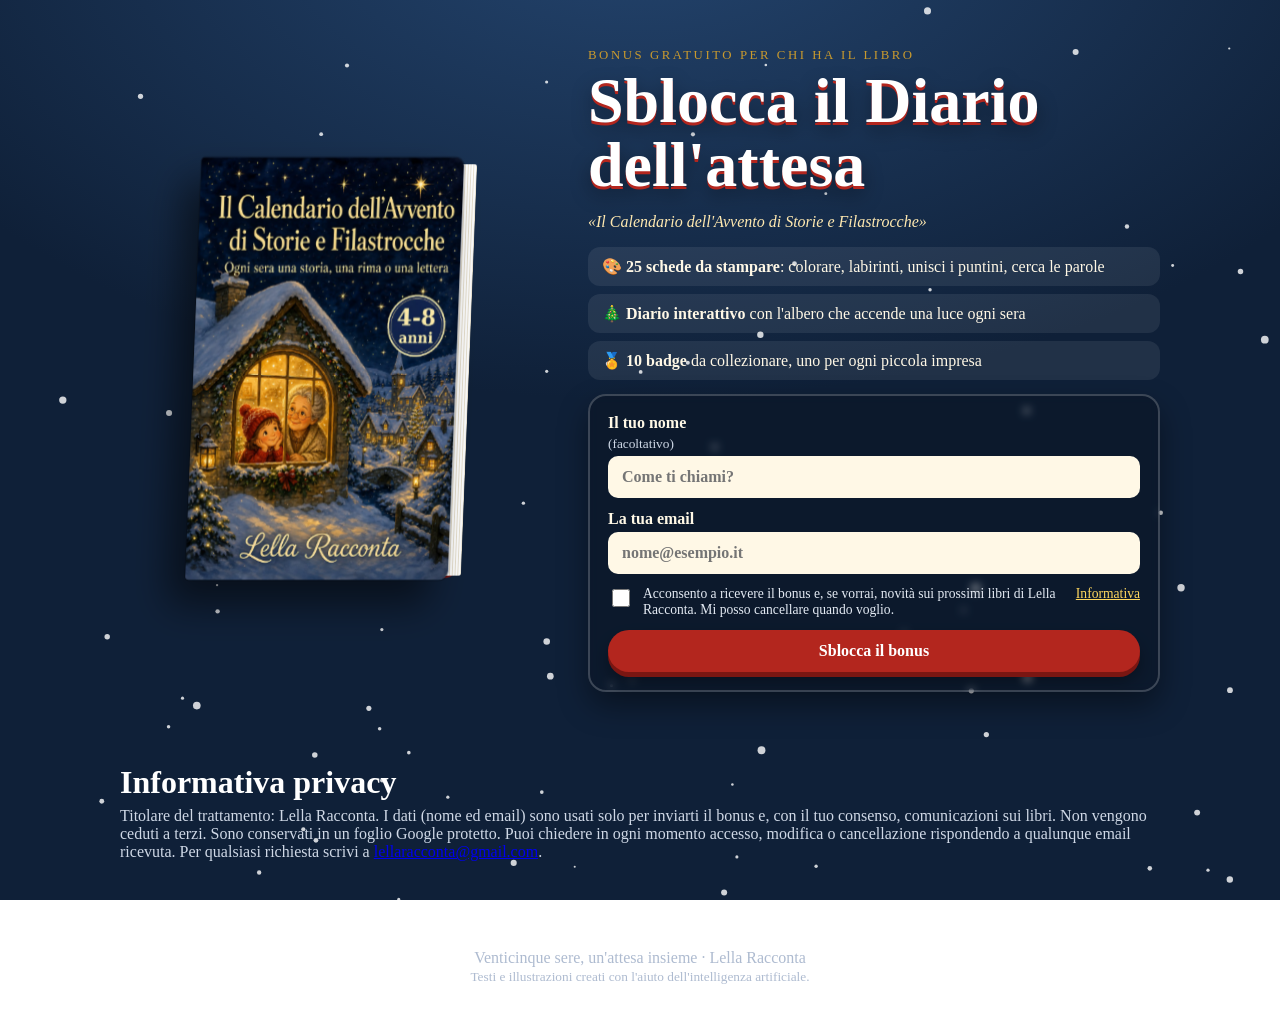
<file: index.html>
<!doctype html>
<html lang="it"><head><meta charset="utf-8"><meta name="viewport" content="width=device-width,initial-scale=1">
<title>Sblocca il bonus — Diario dell'attesa</title>
<meta name="description" content="Sblocca il bonus gratuito del Calendario dell'Avvento di Storie e Filastrocche: 25 giochi da stampare e un diario interattivo con albero di luci e badge.">
<meta name="robots" content="noindex">
<link rel="stylesheet" href="style.css"><link rel="stylesheet" href="landing.css"></head>
<body>
<canvas id="snow" aria-hidden="true"></canvas>
<header class="hero">
  <div class="book3d" id="book" style="aspect-ratio:2/3;width:min(280px,66vw)"><div class="cover"><img src="img/cover-book.jpg" alt="Copertina del libro Il Calendario dell'Avvento di Storie e Filastrocche"></div><div class="pages"></div></div>
  <div class="heroTxt">
    <p class="kicker">Bonus gratuito per chi ha il libro</p>
    <h1>Sblocca il Diario dell'attesa</h1>
    <p class="sub">«Il Calendario dell'Avvento di Storie e Filastrocche»</p>
    <ul class="gift">
      <li>🎨 <b>25 schede da stampare</b>: colorare, labirinti, unisci i puntini, cerca le parole</li>
      <li>🎄 <b>Diario interattivo</b> con l'albero che accende una luce ogni sera</li>
      <li>🏅 <b>10 badge</b> da collezionare, uno per ogni piccola impresa</li>
    </ul>
    <form id="f" class="lead" novalidate>
      <label>Il tuo nome <small>(facoltativo)</small><input name="nome" autocomplete="given-name" placeholder="Come ti chiami?"></label>
      <label>La tua email<input name="email" type="email" required autocomplete="email" placeholder="nome@esempio.it"></label>
      <input name="sito" tabindex="-1" autocomplete="off" class="hp" aria-hidden="true">
      <label class="chk"><input type="checkbox" name="consenso" required> Acconsento a ricevere il bonus e, se vorrai, novità sui prossimi libri di Lella Racconta. Mi posso cancellare quando voglio. <a href="#privacy" id="plink">Informativa</a></label>
      <button class="btn" id="go" type="submit">Sblocca il bonus</button>
      <p class="err" id="err" role="alert" hidden></p>
    </form>
    <div class="unlocked" id="ok" hidden>
      <h2>Bonus sbloccato! 🎁</h2>
      <p>Grazie! Scegli come usarlo:</p>
      <div class="cta">
        <a class="btn" href="diario.html">Apri il diario interattivo</a>
        <a class="btn ghost" href="pdf/Diario_dellattesa_completo.pdf" download>Scarica il PDF da stampare</a>
      </div>
    </div>
  </div>
</header>
<main><section id="privacy"><h2>Informativa privacy</h2>
<p class="hint">Titolare del trattamento: Lella Racconta. I dati (nome ed email) sono usati solo per inviarti il bonus e, con il tuo consenso, comunicazioni sui libri. Non vengono ceduti a terzi. Sono conservati in un foglio Google protetto. Puoi chiedere in ogni momento accesso, modifica o cancellazione rispondendo a qualunque email ricevuta. Per qualsiasi richiesta scrivi a <a href="mailto:lellaracconta@gmail.com">lellaracconta@gmail.com</a>.</p></section></main>
<footer>Venticinque sere, un'attesa insieme · Lella Racconta<br><small>Testi e illustrazioni creati con l'aiuto dell'intelligenza artificiale.</small></footer>
<script src="landing.js"></script>
</body></html>
</file>
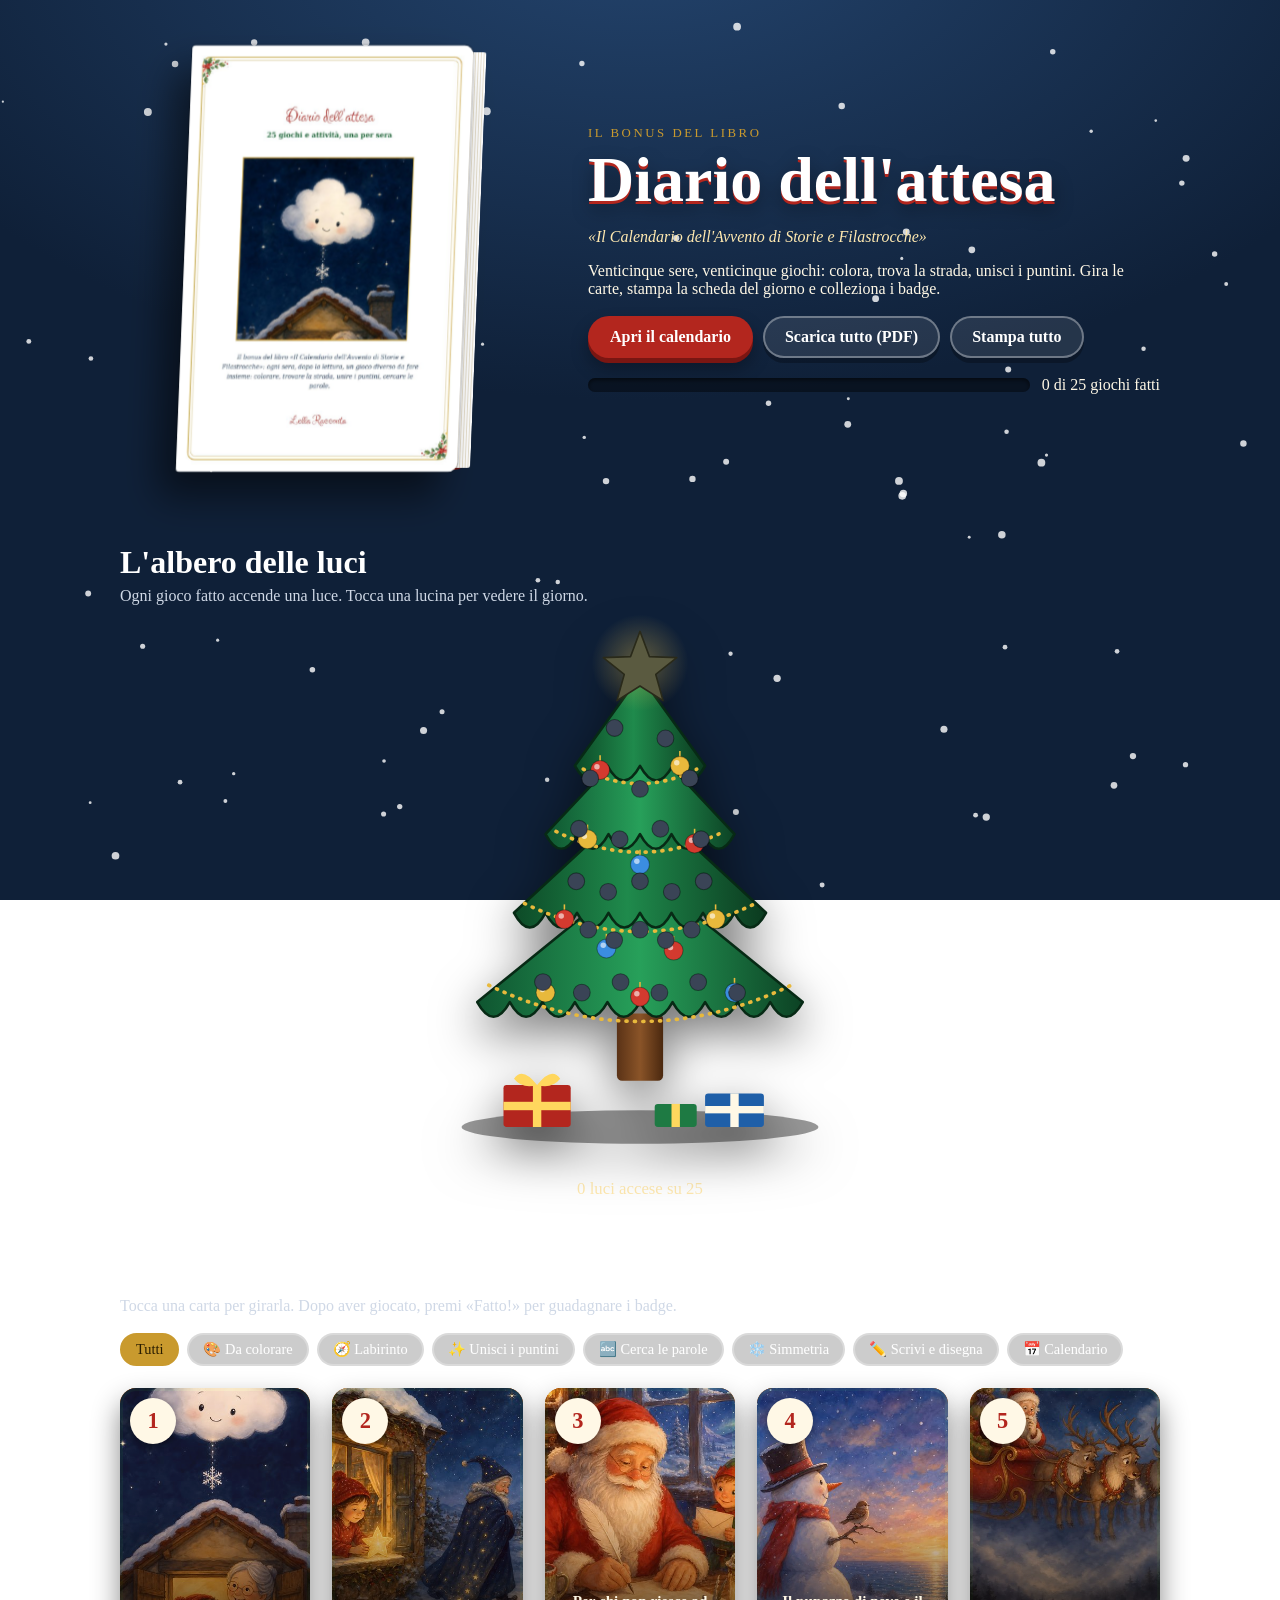
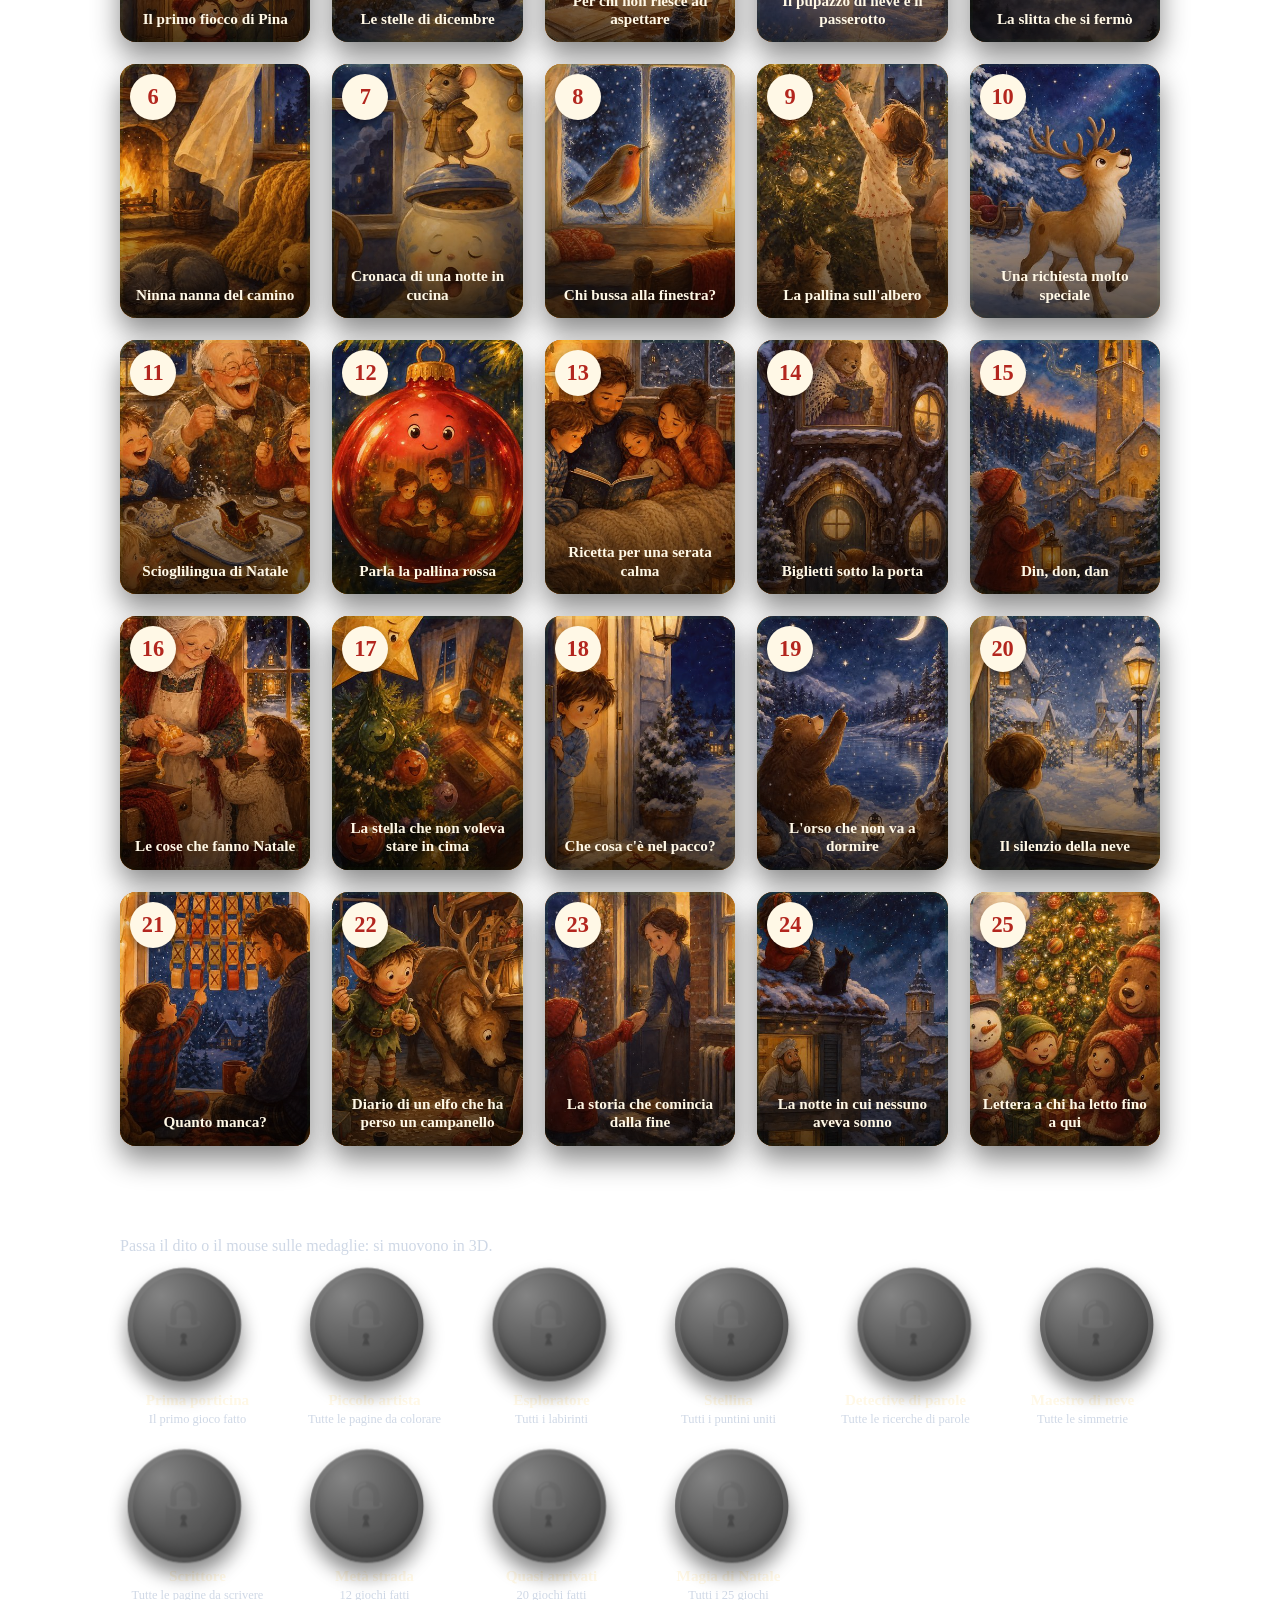
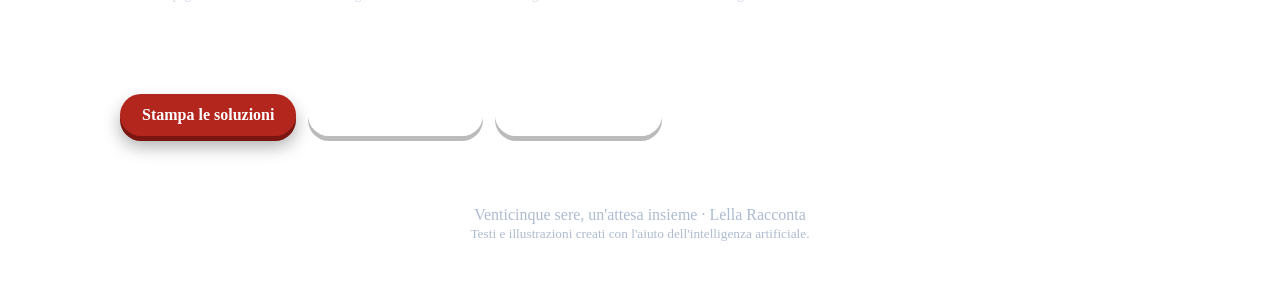
<file: diario.html>
<!doctype html>
<html lang="it"><head><meta charset="utf-8"><meta name="viewport" content="width=device-width,initial-scale=1">
<title>Diario dell'attesa — il bonus</title>
<meta name="description" content="Il bonus de Il Calendario dell'Avvento di Storie e Filastrocche: 25 giochi da colorare, stampare e collezionare.">
<link rel="stylesheet" href="style.css"></head>
<body>
<canvas id="snow" aria-hidden="true"></canvas>
<header class="hero">
  <div class="book3d" id="book"><div class="cover"><img src="img/p-01.jpg" alt="Copertina del Diario dell'attesa"></div><div class="pages"></div></div>
  <div class="heroTxt">
    <p class="kicker">Il bonus del libro</p>
    <h1>Diario dell'attesa</h1>
    <p class="sub">«Il Calendario dell'Avvento di Storie e Filastrocche»</p>
    <p>Venticinque sere, venticinque giochi: colora, trova la strada, unisci i puntini. Gira le carte, stampa la scheda del giorno e colleziona i badge.</p>
    <div class="cta"><a class="btn" href="#calendario">Apri il calendario</a><a class="btn ghost" href="pdf/Diario_dellattesa_completo.pdf" download>Scarica tutto (PDF)</a><button class="btn ghost" data-print="pdf/Diario_dellattesa_completo.pdf">Stampa tutto</button></div>
    <div class="prog"><div class="bar"><i id="barfill"></i></div><span id="proglbl">0 di 25 giochi fatti</span></div>
  </div>
</header>
<main>
<section id="albero"><h2>L'albero delle luci</h2><p class="hint">Ogni gioco fatto accende una luce. Tocca una lucina per vedere il giorno.</p>
<div class="treewrap" id="treewrap"><svg id="tree" viewBox="0 0 400 520" role="img" aria-label="Albero di Natale con 25 luci"></svg><div class="treecap" id="treecap"></div></div></section>
<section id="calendario"><h2>Il calendario</h2><p class="hint">Tocca una carta per girarla. Dopo aver giocato, premi «Fatto!» per guadagnare i badge.</p>
<div class="filters" id="filters"></div><div class="grid" id="grid"></div></section>
<section id="badge"><h2>I tuoi badge</h2><p class="hint">Passa il dito o il mouse sulle medaglie: si muovono in 3D.</p><div class="shelf" id="shelf"></div></section>
<section><h2>Per gli adulti</h2><div class="adults">
<button class="btn" data-print="pdf/soluzioni.pdf">Stampa le soluzioni</button><a class="btn ghost" href="pdf/soluzioni.pdf" download>Scarica le soluzioni</a>
<button class="btn ghost" id="reset">Azzera i progressi</button></div></section>
</main>
<footer>Venticinque sere, un'attesa insieme · Lella Racconta<br><small>Testi e illustrazioni creati con l'aiuto dell'intelligenza artificiale.</small></footer>
<div class="modal" id="modal" hidden><div class="mcard"><button class="x" id="mx" aria-label="Chiudi">×</button><img id="mimg" alt=""><div class="mb"><h3 id="mt"></h3><div class="cta"><button class="btn" id="mprint">Stampa</button><a class="btn ghost" id="mdl" download>Scarica PDF</a><button class="btn gold" id="mdone"></button></div></div></div></div>
<div class="toast" id="toast" hidden></div>
<canvas id="conf" aria-hidden="true"></canvas>
<script src="data.js"></script><script src="app.js"></script>
</body></html>
</file>
<file: style.css>
:root{--red:#b3261e;--green:#1e6b3a;--navy:#1f3a5f;--gold:#c99a2e;--cream:#fff8e6;--night:#0f2038}
*{box-sizing:border-box}html{scroll-behavior:smooth}
body{margin:0;font-family:Georgia,'Times New Roman',serif;color:var(--cream);background:radial-gradient(1200px 700px at 50% -10%,#24456f,var(--night) 70%) fixed;min-height:100vh;overflow-x:hidden}
#snow,#conf{position:fixed;inset:0;width:100%;height:100%;pointer-events:none;z-index:50}#snow{z-index:0}
.hero,main,footer{position:relative;z-index:1}
.hero{display:grid;grid-template-columns:minmax(0,420px) 1fr;gap:48px;align-items:center;max-width:1080px;margin:0 auto;padding:48px 20px 24px}
.book3d{perspective:1200px;justify-self:center;width:min(300px,70vw);aspect-ratio:210/297;transform-style:preserve-3d;transform:rotateY(-22deg) rotateX(6deg);transition:transform .15s ease-out}
.cover img{width:100%;height:100%;display:block;border-radius:4px 10px 10px 4px;box-shadow:-18px 24px 40px #0008,0 0 0 1px #0004}
.cover{position:absolute;inset:0;transform:translateZ(14px);border-radius:4px 10px 10px 4px}
.pages{position:absolute;inset:3px 0 3px 4px;background:repeating-linear-gradient(90deg,#fff 0 2px,#e8e1cf 2px 3px);transform:translateZ(0) translateX(10px);border-radius:3px}
.book3d::after{content:"";position:absolute;inset:0;background:#7a1612;transform:translateZ(-14px);border-radius:4px 10px 10px 4px}
.kicker{letter-spacing:.2em;text-transform:uppercase;font-size:.8rem;color:var(--gold);margin:0}
h1{font-size:clamp(2.3rem,6vw,4rem);margin:.1em 0;line-height:1;color:#fff;text-shadow:0 3px 0 var(--red),0 8px 20px #0006}
.sub{font-style:italic;color:#ffe9b0}
.cta{display:flex;flex-wrap:wrap;gap:10px;margin:18px 0}
.btn{font:inherit;cursor:pointer;border:0;border-radius:999px;padding:12px 22px;background:var(--red);color:#fff;text-decoration:none;font-weight:bold;box-shadow:0 5px 0 #7a1612,0 10px 18px #0005;transition:transform .12s,box-shadow .12s;display:inline-block}
.btn:hover{transform:translateY(-2px)}.btn:active{transform:translateY(4px);box-shadow:0 1px 0 #7a1612}
.btn.ghost{background:#ffffff18;box-shadow:0 5px 0 #0004,inset 0 0 0 2px #ffffff55}.btn.gold{background:var(--gold);color:#2a1d00;box-shadow:0 5px 0 #8a6718}
.btn.gold.on{background:var(--green);color:#fff;box-shadow:0 5px 0 #0e3a1d}
.prog{display:flex;align-items:center;gap:12px}.bar{flex:1;height:14px;border-radius:9px;background:#0006;overflow:hidden;box-shadow:inset 0 2px 4px #0008}
.bar i{display:block;height:100%;width:0;background:linear-gradient(90deg,var(--gold),#ffe08a);transition:width .6s}
main{max-width:1080px;margin:0 auto;padding:0 20px 40px}
h2{font-size:2rem;margin:48px 0 6px;color:#fff}.hint{margin:0 0 18px;color:#cfd8e6}
.filters{display:flex;flex-wrap:wrap;gap:8px;margin-bottom:22px}
.chip{font:inherit;font-size:.9rem;cursor:pointer;border:2px solid #ffffff44;background:#0003;color:#fff;border-radius:999px;padding:6px 14px}.chip.on{background:var(--gold);color:#2a1d00;border-color:var(--gold)}
.grid{display:grid;grid-template-columns:repeat(auto-fill,minmax(180px,1fr));gap:22px;perspective:1400px}
.card{position:relative;aspect-ratio:3/4;transform-style:preserve-3d;transform:rotateY(var(--ry,0deg)) rotateX(var(--rx,0deg));transition:transform .6s cubic-bezier(.2,.8,.2,1);cursor:pointer;outline:none}
.card.flip{transform:rotateY(180deg)!important}
.face{position:absolute;inset:0;border-radius:16px;backface-visibility:hidden;-webkit-backface-visibility:hidden;overflow:hidden;box-shadow:0 14px 28px #0007,inset 0 0 0 3px var(--gold)}
.front{background:var(--red);display:flex;flex-direction:column;align-items:center;justify-content:flex-end}
.front img{position:absolute;inset:0;width:100%;height:100%;object-fit:cover;opacity:.9}
.front::after{content:"";position:absolute;inset:0;background:linear-gradient(transparent 45%,#000a)}
.num{position:absolute;top:10px;left:10px;z-index:2;width:46px;height:46px;border-radius:50%;background:var(--cream);color:var(--red);font-weight:bold;font-size:1.4rem;display:grid;place-items:center;box-shadow:0 3px 8px #0006;transform:translateZ(30px)}
.front b{position:relative;z-index:2;padding:0 12px 14px;text-align:center;font-size:.95rem;line-height:1.2;transform:translateZ(20px)}
.back{transform:rotateY(180deg);background:var(--cream);color:var(--navy);display:flex;flex-direction:column;gap:8px;padding:14px;justify-content:center;text-align:center}
.back small{color:var(--green);font-style:italic}.back strong{font-size:1.05rem;color:var(--red)}
.back .b{font:inherit;font-size:.85rem;font-weight:bold;cursor:pointer;border:0;border-radius:10px;padding:8px;background:var(--navy);color:#fff}
.back .b.done{background:var(--green)}
.card.done .front::before{content:"★";position:absolute;right:10px;top:10px;z-index:3;font-size:1.6rem;color:#ffd75e;text-shadow:0 2px 6px #000}
.shelf{display:grid;grid-template-columns:repeat(auto-fill,minmax(150px,1fr));gap:22px;perspective:1000px}
.badge{text-align:center;transform-style:preserve-3d;transition:transform .12s}
.medal{width:110px;height:110px;margin:0 auto 8px;border-radius:50%;display:grid;place-items:center;font-size:3rem;background:radial-gradient(circle at 30% 25%,#fff3b0,var(--gold) 55%,#8a6718);box-shadow:0 12px 20px #0007,inset 0 0 0 5px #ffffff55,inset 0 -8px 14px #0005;transform:translateZ(30px)}
.badge.lock .medal{filter:grayscale(1) brightness(.55);}
.badge.lock .medal span{opacity:.35}.badge b{display:block;font-size:.95rem}.badge small{color:#cfd8e6;font-size:.78rem}
.badge.new .medal{animation:pop .9s}@keyframes pop{0%{transform:translateZ(30px) scale(.3) rotateY(540deg)}100%{transform:translateZ(30px) scale(1) rotateY(0)}}
.adults{display:flex;flex-wrap:wrap;gap:12px}
footer{text-align:center;padding:30px 20px 50px;color:#aebbd0}
.modal{position:fixed;inset:0;z-index:100;background:#000b;display:grid;place-items:center;padding:16px}.modal[hidden]{display:none}
.mcard{background:var(--cream);color:var(--navy);border-radius:16px;max-width:520px;width:100%;max-height:94vh;overflow:auto;position:relative}
.mcard img{display:block;width:100%;border-radius:16px 16px 0 0}.mb{padding:6px 16px 16px}.mb h3{margin:10px 0 0;color:var(--red)}
.x{position:absolute;right:10px;top:8px;z-index:2;border:0;background:#fffc;border-radius:50%;width:36px;height:36px;font-size:1.4rem;cursor:pointer}
.toast{position:fixed;left:50%;bottom:24px;transform:translateX(-50%);z-index:120;background:var(--gold);color:#2a1d00;font-weight:bold;padding:12px 20px;border-radius:14px;box-shadow:0 10px 24px #0008;max-width:90vw;text-align:center}
.toast[hidden]{display:none}
@media(max-width:760px){.hero{grid-template-columns:1fr;text-align:center;gap:28px}.cta,.prog{justify-content:center}}
@media(prefers-reduced-motion:reduce){*{animation:none!important;transition:none!important}}

.treewrap{display:grid;place-items:center;perspective:1000px;gap:10px}
#tree{width:min(420px,92vw);height:auto;overflow:visible;transform-style:preserve-3d;transition:transform .15s;filter:drop-shadow(0 18px 24px #0008)}
.bulb{cursor:pointer;fill:#3a4456;stroke:#0006;stroke-width:1;transition:fill .4s}
.bulb.on{animation:glow 2.2s ease-in-out infinite;filter:drop-shadow(0 0 6px currentColor)}
@keyframes glow{0%,100%{opacity:1}50%{opacity:.55}}
.bulb:hover{stroke:#fff;stroke-width:2}
.treecap{font-size:1.05rem;color:#ffe9b0;min-height:1.6em;text-align:center}
.star.on{animation:glow 1.6s infinite;filter:drop-shadow(0 0 14px #ffd75e)}
.bulb.on{stroke:#fff;stroke-width:1.5}
</file>
<file: landing.css>
.gift{list-style:none;padding:0;margin:14px 0;display:grid;gap:8px}.gift li{background:#ffffff14;border-radius:12px;padding:10px 14px}
.lead{background:#0003;border:2px solid #ffffff33;border-radius:18px;padding:18px;display:grid;gap:12px;backdrop-filter:blur(4px);box-shadow:0 14px 30px #0006}
.lead label{display:grid;gap:4px;font-weight:bold}.lead small{font-weight:normal;color:#cfd8e6}
.lead input:not([type=checkbox]){font:inherit;padding:12px 14px;border-radius:10px;border:0;background:var(--cream);color:var(--navy)}
.lead .chk{display:flex;gap:10px;align-items:flex-start;font-weight:normal;font-size:.85rem;color:#e4eaf3}.lead .chk input{margin-top:3px;width:18px;height:18px;flex:none}
.lead a,.chk a{color:#ffd75e}.hp{position:absolute;left:-9999px;opacity:0}
.err{color:#ffb3ae;margin:0;font-weight:bold}.unlocked{background:#1e6b3a55;border:2px solid #6dff8a66;border-radius:18px;padding:18px}.unlocked h2{margin:0 0 6px}
@media(max-width:760px){.gift{text-align:left}}
.lead[hidden],.unlocked[hidden]{display:none}
</file>
